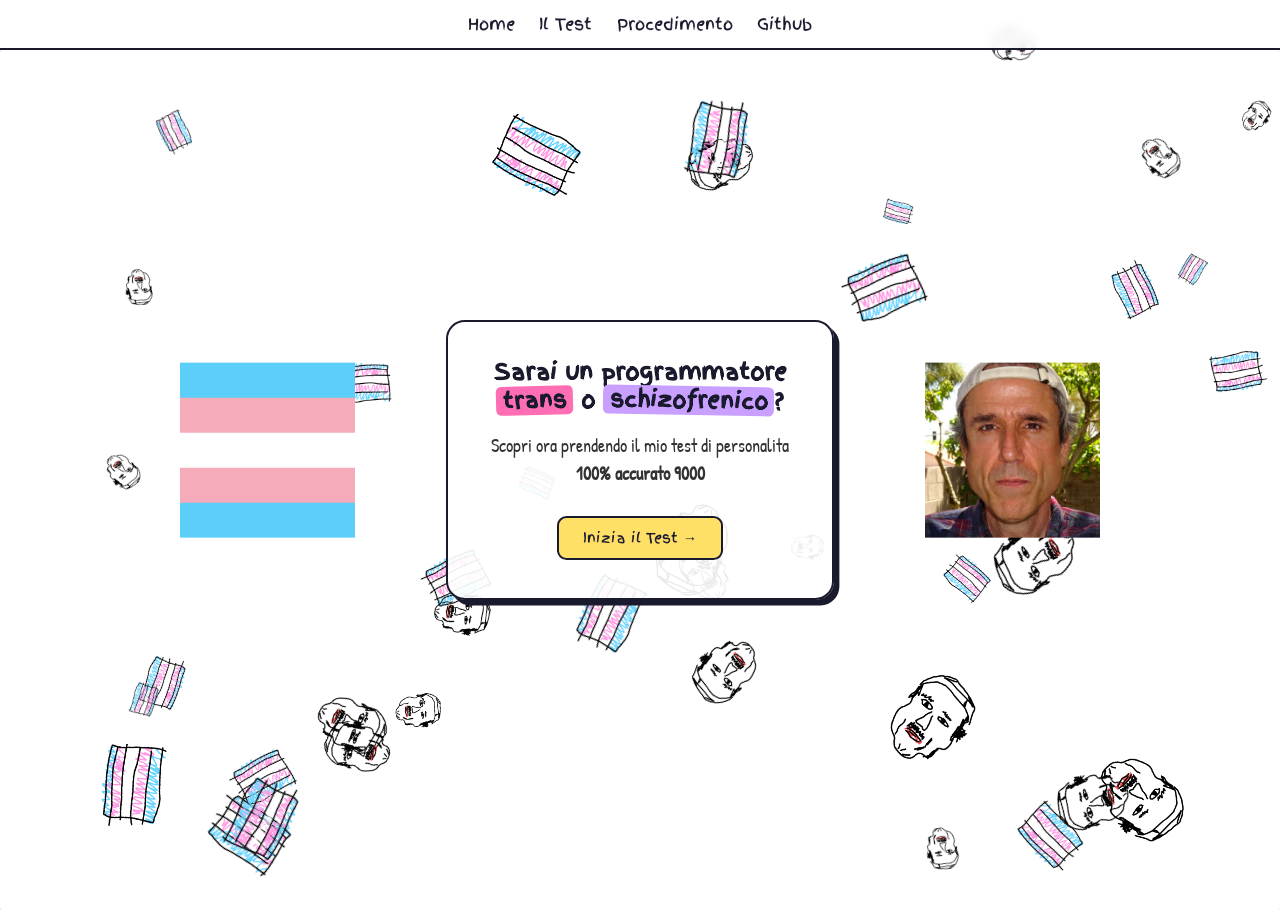
<file: index.html>
<!DOCTYPE html>
<html lang="it">

<head>
    <meta charset="UTF-8" />
    <meta name="viewport" content="width=device-width, initial-scale=1.0" />
    <title>Trans o Schizofrenico?</title>
    <link rel="stylesheet" href="src/css/index.css" />
    <link href="https://fonts.googleapis.com/css2?family=Finger+Paint&family=Patrick+Hand&display=swap"
        rel="stylesheet" />

    <link rel="icon" href="/favicon.ico" type="image/x-icon">
</head>

<body>

    <nav class="navbar">
        <ul class="nav-links">
            <li><a href="index.html">Home</a></li>
            <li><a href="quiz.html">Il Test</a></li>
            <li><a href="result.html">Procedimento</a></li>
            <li><a href="https://github.com/lilu1bland/lilu1bland.github.io">Github</a></li>
        </ul>
    </nav>

    <div class="floaties-container" id="floaties"></div>

    <img src="Public/assets/trans.png" class="side-img left" alt="" />
    <img src="Public/assets/terry.png" class="side-img right" alt="" />

    <main class="hero">
        <div class="doodle-border">
            <h1 class="title">Sarai un programmatore<br><span class="highlight">trans</span> o <span
                    class="highlight2">schizofrenico</span>?</h1>
            <p class="subtitle">Scopri ora prendendo il mio test di personalita<br><strong>100% accurato 9000</strong>
            </p>
            <a href="quiz.html" class="cta-btn">Inizia il Test →</a>
        </div>
        <div class="doodle-corner tl">✦</div>
        <div class="doodle-corner tr">✦</div>
        <div class="doodle-corner bl">✦</div>
        <div class="doodle-corner br">✦</div>
    </main>
    

    <script src="src/js/floaties.js"></script>
</body>

</html>
</file>
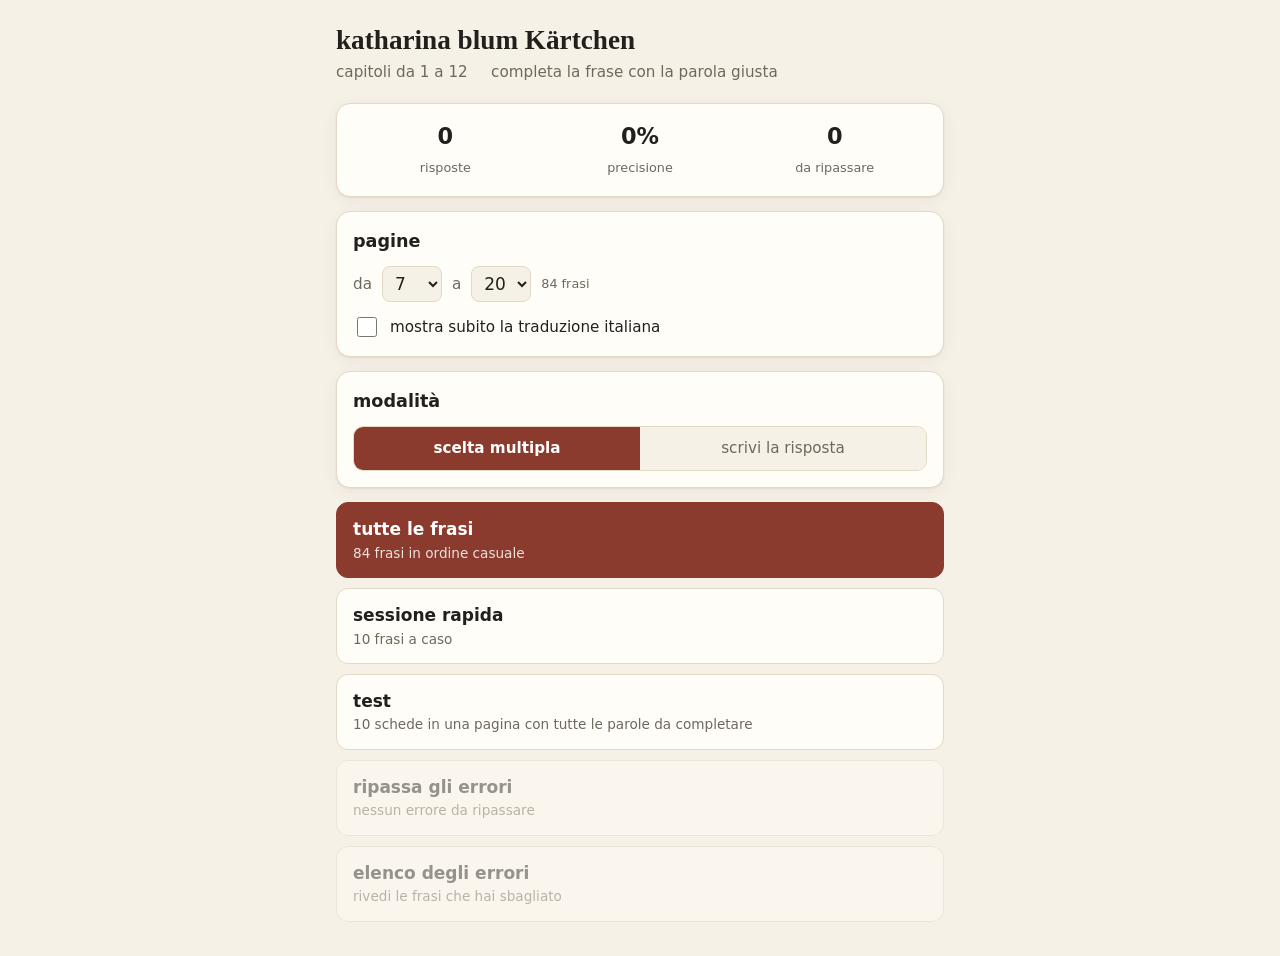
<file: kartchen/index.html>
<!DOCTYPE html>
<html lang="it">
<head>
<meta charset="UTF-8">
<meta name="viewport" content="width=device-width, initial-scale=1, viewport-fit=cover">
<meta name="theme-color" content="#f6f1e7" media="(prefers-color-scheme: light)">
<meta name="theme-color" content="#1b1a17" media="(prefers-color-scheme: dark)">
<title>katharina blum Kärtchen</title>
<link rel="icon" href="data:image/svg+xml,<svg xmlns='http://www.w3.org/2000/svg' viewBox='0 0 100 100'><text y='.9em' font-size='90'>🃏</text></svg>">
<style>
  :root {
    --bg: #f6f1e7;
    --card: #fffdf8;
    --ink: #22201c;
    --muted: #6f685c;
    --line: #e2d9c6;
    --accent: #8a3b2e;
    --accent-ink: #fff;
    --ok: #2f7d4a;
    --ok-bg: #e3f2e7;
    --bad: #b23a2e;
    --bad-bg: #f8e1de;
    --slot: #efe6d3;
    --shadow: 0 1px 2px rgba(60, 40, 10, .06), 0 4px 16px rgba(60, 40, 10, .06);
  }
  @media (prefers-color-scheme: dark) {
    :root {
      --bg: #1b1a17;
      --card: #25231f;
      --ink: #eee8dc;
      --muted: #a39b8c;
      --line: #3a3630;
      --accent: #e08a6f;
      --accent-ink: #1b1a17;
      --ok: #7cc893;
      --ok-bg: #1f3427;
      --bad: #f08a7e;
      --bad-bg: #3d2421;
      --slot: #34302a;
      --shadow: none;
    }
  }
  * { box-sizing: border-box; }
  html { -webkit-text-size-adjust: 100%; }
  body {
    margin: 0;
    background: var(--bg);
    color: var(--ink);
    font: 17px/1.5 system-ui, -apple-system, "Segoe UI", Roboto, sans-serif;
    min-height: 100dvh;
  }
  .wrap {
    max-width: 640px;
    margin: 0 auto;
    padding: max(16px, env(safe-area-inset-top)) 16px max(24px, env(safe-area-inset-bottom));
  }
  h1 { font-family: Georgia, "Times New Roman", serif; font-weight: 600; font-size: 1.7rem; line-height: 1.2; margin: 8px 0 4px; }
  h2 { font-size: 1.1rem; margin: 0 0 12px; }
  .sub { color: var(--muted); margin: 0 0 20px; font-size: .95rem; }
  .panel {
    background: var(--card);
    border: 1px solid var(--line);
    border-radius: 14px;
    padding: 16px;
    margin-bottom: 14px;
    box-shadow: var(--shadow);
  }
  button {
    font: inherit;
    color: inherit;
    cursor: pointer;
    -webkit-tap-highlight-color: transparent;
  }
  .btn {
    display: block;
    width: 100%;
    border: 1px solid var(--line);
    background: var(--card);
    border-radius: 12px;
    padding: 14px 16px;
    text-align: left;
    font-weight: 600;
    margin-bottom: 10px;
    min-height: 52px;
  }
  .btn small { display: block; font-weight: 400; color: var(--muted); font-size: .85rem; }
  .btn.primary { background: var(--accent); color: var(--accent-ink); border-color: var(--accent); }
  .btn.primary small { color: inherit; opacity: .85; }
  .btn:disabled { opacity: .45; cursor: default; }
  .btn:not(:disabled):active { transform: scale(.99); }
  .row { display: flex; gap: 10px; align-items: center; flex-wrap: wrap; }
  .row label { color: var(--muted); font-size: .95rem; }
  select {
    font: inherit;
    color: var(--ink);
    background: var(--bg);
    border: 1px solid var(--line);
    border-radius: 8px;
    padding: 6px 8px;
  }
  .toggle { display: flex; align-items: center; gap: 10px; margin-top: 12px; font-size: .95rem; }
  .toggle input { width: 20px; height: 20px; accent-color: var(--accent); }
  .stats { display: flex; gap: 10px; }
  .stat { flex: 1; text-align: center; }
  .stat b { display: block; font-size: 1.4rem; font-variant-numeric: tabular-nums; }
  .stat span { color: var(--muted); font-size: .8rem; }

  /* Quiz */
  .topbar { display: flex; align-items: center; gap: 12px; margin-bottom: 10px; }
  .icon-btn {
    border: 1px solid var(--line); background: var(--card); border-radius: 10px;
    width: 40px; height: 40px; flex: none; font-size: 1.1rem; line-height: 1;
  }
  .progress { flex: 1; }
  .bar { height: 8px; background: var(--line); border-radius: 99px; overflow: hidden; }
  .bar i { display: block; height: 100%; background: var(--accent); width: 0; transition: width .25s; }
  .meta { display: flex; justify-content: space-between; color: var(--muted); font-size: .85rem; margin-top: 4px; font-variant-numeric: tabular-nums; }
  .meta .ok { color: var(--ok); }
  .meta .bad { color: var(--bad); }
  .sentence {
    font-family: Georgia, "Times New Roman", serif;
    font-size: 1.3rem;
    line-height: 1.65;
    margin: 6px 0 10px;
  }
  .slot {
    display: inline-block;
    min-width: 4.5em;
    padding: 0 .35em;
    border-bottom: 2px solid var(--accent);
    background: var(--slot);
    border-radius: 4px 4px 0 0;
    text-align: center;
    color: transparent;
    line-height: 1.35;
  }
  .slot.filled { color: var(--ok); border-color: var(--ok); background: var(--ok-bg); font-weight: 600; }
  .ref { color: var(--muted); font-size: .8rem; }
  .hint {
    border: 0; background: none; color: var(--accent); padding: 4px 0; font-size: .95rem; text-decoration: underline; text-underline-offset: 3px;
  }
  .it { color: var(--muted); font-size: 1rem; margin-top: 4px; }
  .it b { color: var(--ink); }
  .opts { display: grid; gap: 10px; margin: 14px 0; }
  .opt {
    display: flex; align-items: center; gap: 12px;
    border: 2px solid var(--line); background: var(--card);
    border-radius: 12px; padding: 14px; min-height: 56px;
    text-align: left; font-size: 1.1rem; font-weight: 600;
    transition: background .15s, border-color .15s;
  }
  .opt kbd {
    flex: none; width: 26px; height: 26px; border-radius: 7px; display: grid; place-items: center;
    border: 1px solid var(--line); font: 600 .8rem system-ui, sans-serif; color: var(--muted);
  }
  .opt.correct { border-color: var(--ok); background: var(--ok-bg); color: var(--ok); }
  .opt.wrong { border-color: var(--bad); background: var(--bad-bg); color: var(--bad); }
  .opt.dim { opacity: .5; }
  .opt:disabled { cursor: default; }
  .seg { display: flex; border: 1px solid var(--line); border-radius: 10px; overflow: hidden; margin-top: 12px; }
  .seg button { flex: 1; border: 0; background: var(--bg); padding: 10px 8px; font-size: .95rem; color: var(--muted); }
  .seg button.on { background: var(--accent); color: var(--accent-ink); font-weight: 600; }
  .slot-in {
    font: inherit; color: var(--ink);
    background: var(--slot); border: 0; border-bottom: 2px solid var(--accent); border-radius: 4px 4px 0 0;
    padding: 0 .3em; text-align: center; max-width: 100%; line-height: 1.35;
  }
  .slot-in:focus { outline: 2px solid var(--accent); outline-offset: 1px; }
  .typebox { margin: 14px 0; }
  .keys { display: flex; gap: 8px; margin-bottom: 10px; }
  .keys button {
    flex: 1; min-height: 48px; border: 1px solid var(--line); background: var(--card);
    border-radius: 10px; font-size: 1.2rem; font-weight: 600;
  }
  .keys button:active { background: var(--slot); }

  /* Test */
  .tcard .sentence { font-size: 1.15rem; margin: 4px 0 6px; }
  .tnum { font-weight: 700; color: var(--accent); margin-right: .5em; }
  .slot-in.ok { color: var(--ok); background: var(--ok-bg); border-color: var(--ok); font-weight: 600; }
  .slot-in.bad { color: var(--bad); background: var(--bad-bg); border-color: var(--bad); text-decoration: line-through; }
  .slot-in:disabled { opacity: 1; -webkit-text-fill-color: currentColor; }
  .fix { color: var(--ok); font-weight: 600; margin-left: .3em; }
  .helper { border-top: 1px dashed var(--line); margin-top: 10px; padding-top: 10px; }
  .choices { display: flex; gap: 8px; flex-wrap: wrap; margin: 6px 0 10px; }
  .choices button {
    flex: 1 1 auto; min-height: 44px; border: 1px solid var(--line); border-radius: 10px;
    background: var(--bg); font-weight: 600; padding: 8px 10px;
  }
  .choices button:active { background: var(--slot); }
  .feedback { border-radius: 12px; padding: 12px 14px; font-weight: 600; margin-bottom: 12px; }
  .feedback.ok { background: var(--ok-bg); color: var(--ok); }
  .feedback.bad { background: var(--bad-bg); color: var(--bad); }
  .feedback small { display: block; font-weight: 400; color: var(--ink); margin-top: 2px; }
  .hidden { display: none !important; }
  .sep { display: inline-block; width: .9em; }

  /* Liste */
  .item { padding: 12px 0; border-top: 1px solid var(--line); }
  .item:first-child { border-top: 0; padding-top: 0; }
  .item .de { font-family: Georgia, "Times New Roman", serif; font-size: 1.05rem; }
  .item .de mark { background: var(--ok-bg); color: var(--ok); font-weight: 600; padding: 0 .2em; border-radius: 3px; }
  .item .yours { color: var(--bad); text-decoration: line-through; font-size: .9rem; }
  .item .foot { display: flex; justify-content: space-between; align-items: center; margin-top: 4px; gap: 8px; }
  .link { border: 0; background: none; color: var(--accent); padding: 4px 0; font-size: .9rem; }
  .empty { color: var(--muted); text-align: center; padding: 20px 0; }
  .big { font-size: 2.6rem; font-weight: 700; text-align: center; font-variant-numeric: tabular-nums; margin: 4px 0; }
  .center { text-align: center; }
</style>
</head>
<body>
<div class="wrap">

  <!-- HOME -->
  <section id="home">
    <h1>katharina blum Kärtchen</h1>
    <p class="sub">capitoli da 1 a 12 <span class="sep"></span> completa la frase con la parola giusta</p>

    <div class="panel stats" id="stats"></div>

    <div class="panel">
      <h2>pagine</h2>
      <div class="row">
        <label for="from">da</label><select id="from"></select>
        <label for="to">a</label><select id="to"></select>
        <span class="ref" id="rangeCount"></span>
      </div>
      <label class="toggle"><input type="checkbox" id="showIt"> mostra subito la traduzione italiana</label>
    </div>

    <div class="panel">
      <h2>modalità</h2>
      <div class="seg" id="modeSeg" style="margin-top:0">
        <button data-mode="mc">scelta multipla</button>
        <button data-mode="type">scrivi la risposta</button>
      </div>
    </div>

    <button class="btn primary" id="startAll">tutte le frasi<small id="startAllSub"></small></button>
    <button class="btn" id="startQuick">sessione rapida<small>10 frasi a caso</small></button>
    <button class="btn" id="startTest">test<small>10 schede in una pagina con tutte le parole da completare</small></button>
    <button class="btn" id="startReview">ripassa gli errori<small id="reviewSub"></small></button>
    <button class="btn" id="openList">elenco degli errori<small>rivedi le frasi che hai sbagliato</small></button>
  </section>

  <!-- QUIZ -->
  <section id="quiz" class="hidden">
    <div class="topbar">
      <button class="icon-btn" id="quit" aria-label="esci">✕</button>
      <div class="progress">
        <div class="bar"><i id="barFill"></i></div>
        <div class="meta"><span id="pos"></span><span><span class="ok" id="nOk"></span><span class="sep"></span><span class="bad" id="nBad"></span></span></div>
      </div>
    </div>

    <div class="panel">
      <div class="ref" id="qRef"></div>
      <div class="sentence" id="qSentence"></div>
      <button class="hint" id="hintBtn">mostra traduzione</button>
      <div class="it hidden" id="qIt"></div>
    </div>

    <div class="opts" id="opts"></div>

    <div class="typebox hidden" id="typebox">
      <div class="keys" id="keys">
        <button data-ch="ä">ä</button><button data-ch="ö">ö</button><button data-ch="ü">ü</button>
        <button data-ch="Ä">Ä</button><button data-ch="Ö">Ö</button><button data-ch="Ü">Ü</button>
      </div>
      <button class="btn primary center" id="checkBtn">controlla</button>
    </div>

    <div class="feedback hidden" id="feedback"></div>
    <button class="btn primary center hidden" id="next">avanti</button>
  </section>

  <!-- TEST -->
  <section id="test" class="hidden">
    <div class="topbar">
      <button class="icon-btn" id="testQuit" aria-label="esci">✕</button>
      <h1 style="margin:0;font-size:1.4rem">test</h1>
    </div>
    <p class="sub">scrivi le parole mancanti oppure tocca un campo e scegli tra tre opzioni</p>
    <div class="panel hidden" id="testResult">
      <div class="big" id="tScore"></div>
      <p class="sub center" id="tText" style="margin:0"></p>
    </div>
    <div id="testCards"></div>
    <button class="btn primary center" id="testSubmit">consegna</button>
    <button class="btn primary center hidden" id="testAgain">nuovo test</button>
    <button class="btn center hidden" id="testHome">torna al menu</button>

    <div class="helper hidden" id="tHelper">
      <div class="ref">scegli</div>
      <div class="choices" id="tChoices"></div>
      <div class="keys" id="tKeys">
        <button data-ch="ä">ä</button><button data-ch="ö">ö</button><button data-ch="ü">ü</button>
        <button data-ch="Ä">Ä</button><button data-ch="Ö">Ö</button><button data-ch="Ü">Ü</button>
      </div>
    </div>
  </section>

  <!-- RISULTATI -->
  <section id="results" class="hidden">
    <h1>fatto</h1>
    <div class="panel">
      <div class="big" id="rScore"></div>
      <p class="sub center" id="rText" style="margin:0"></p>
    </div>
    <button class="btn primary" id="retryWrong">ripeti gli errori di questa sessione</button>
    <button class="btn" id="again">nuova sessione</button>
    <button class="btn" id="toHome">torna al menu</button>
    <div class="panel" id="rListWrap">
      <h2>errori di questa sessione</h2>
      <div id="rList"></div>
    </div>
  </section>

  <!-- ELENCO ERRORI -->
  <section id="list" class="hidden">
    <div class="topbar">
      <button class="icon-btn" id="listBack" aria-label="indietro">←</button>
      <h1 style="margin:0;font-size:1.4rem">elenco degli errori</h1>
    </div>
    <p class="sub">una frase sparisce dalla lista quando la indovini di nuovo</p>
    <button class="btn primary" id="listReview">ripassa questi errori</button>
    <div class="panel"><div id="eList"></div></div>
    <button class="btn center" id="clearErr">svuota la lista</button>
  </section>

</div>

<script src="data.js"></script>
<script>
(() => {
  const $ = (id) => document.getElementById(id);
  const SEP = ' … ';

  // ---------- storage ----------
  const store = {
    get(k, d) { try { const v = localStorage.getItem('kb.' + k); return v ? JSON.parse(v) : d; } catch { return d; } },
    set(k, v) { try { localStorage.setItem('kb.' + k, JSON.stringify(v)); } catch {} },
  };
  let errors = store.get('errors', {});   // id -> { n: volte sbagliato, a: ultima risposta }
  let stats = store.get('stats', { done: 0, ok: 0 });
  let showIt = store.get('showIt', false);
  let range = store.get('range', null);
  let mode = store.get('mode', 'mc');      // 'mc' scelta multipla | 'type' scrivi

  // ---------- data ----------
  const byId = Object.fromEntries(ESERCIZI.map(e => [e.id, e]));
  const pageOf = (e) => parseInt(e.p.match(/\d+/)[0], 10);
  const answerOf = (e) => [...e.s.matchAll(/\[([^\]]+)\]/g)].map(m => m[1]).join(SEP);
  const pages = [...new Set(ESERCIZI.map(pageOf))].sort((a, b) => a - b);
  if (!range) range = [pages[0], pages[pages.length - 1]];

  const esc = (s) => s.replace(/[&<>"]/g, c => ({ '&': '&amp;', '<': '&lt;', '>': '&gt;', '"': '&quot;' }[c]));
  const boldMd = (s) => esc(s).replace(/\*\*(.+?)\*\*/g, '<b>$1</b>');
  const shuffle = (a) => { a = a.slice(); for (let i = a.length - 1; i > 0; i--) { const j = Math.floor(Math.random() * (i + 1)); [a[i], a[j]] = [a[j], a[i]]; } return a; };

  // "S. 7, Z. 2" -> "pagina 7 riga 2"
  const refText = (p) => p.replace(/^S\. (\d+), /, 'pagina $1 ').replace(/Z\. (\d+)/, 'riga $1')
    .replace('von unten', 'dal basso').replace('mittel', 'metà');

  // Frase con lacune: mode 'blank' | 'fill' | 'mark'
  function renderSentence(e, mode) {
    return esc(e.s).replace(/\[([^\]]+)\]/g, (_, w) => {
      if (mode === 'mark') return `<mark>${w}</mark>`;
      if (mode === 'input') return `<input class="slot-in" style="width:${Math.max(w.length, 4) + 1.5}ch" autocomplete="off" autocapitalize="off" autocorrect="off" spellcheck="false" enterkeyhint="done" aria-label="risposta">`;
      return `<span class="slot${mode === 'fill' ? ' filled' : ''}">${mode === 'fill' ? w : w.replace(/./g, '·')}</span>`;
    });
  }

  // ---------- screens ----------
  const screens = ['home', 'quiz', 'results', 'list', 'test'];
  function show(id) {
    screens.forEach(s => $(s).classList.toggle('hidden', s !== id));
    window.scrollTo(0, 0);
  }

  function inRange() { return ESERCIZI.filter(e => { const p = pageOf(e); return p >= range[0] && p <= range[1]; }); }

  function renderHome() {
    const errCount = Object.keys(errors).length;
    const pct = stats.done ? Math.round(100 * stats.ok / stats.done) : 0;
    $('stats').innerHTML = `
      <div class="stat"><b>${stats.done}</b><span>risposte</span></div>
      <div class="stat"><b>${pct}%</b><span>precisione</span></div>
      <div class="stat"><b>${errCount}</b><span>da ripassare</span></div>`;
    const opts = pages.map(p => `<option value="${p}">${p}</option>`).join('');
    $('from').innerHTML = opts; $('to').innerHTML = opts;
    $('from').value = range[0]; $('to').value = range[1];
    const n = inRange().length;
    $('rangeCount').textContent = `${n} frasi`;
    $('startAllSub').textContent = `${n} frasi in ordine casuale`;
    $('startAll').disabled = $('startQuick').disabled = $('startTest').disabled = n === 0;
    $('startReview').disabled = errCount === 0;
    $('reviewSub').textContent = errCount ? `${errCount} ${errCount === 1 ? 'frase sbagliata' : 'frasi sbagliate'}` : 'nessun errore da ripassare';
    $('openList').disabled = errCount === 0;
    $('showIt').checked = showIt;
    $('modeSeg').querySelectorAll('button').forEach(b => b.classList.toggle('on', b.dataset.mode === mode));
    show('home');
  }

  function setRange() {
    let a = +$('from').value, b = +$('to').value;
    if (a > b) [a, b] = [b, a];
    range = [a, b]; store.set('range', range); renderHome();
  }
  $('from').onchange = setRange; $('to').onchange = setRange;
  $('showIt').onchange = () => { showIt = $('showIt').checked; store.set('showIt', showIt); };
  $('modeSeg').querySelectorAll('button').forEach(b => b.onclick = () => {
    mode = b.dataset.mode; store.set('mode', mode); renderHome();
  });

  // ---------- quiz ----------
  let S = null; // sessione

  function start(list, kind) {
    if (!list.length) return;
    S = { kind, list: shuffle(list), i: 0, ok: 0, wrong: [], answered: false, timer: null };
    show('quiz');
    renderQ();
  }

  function renderQ() {
    const e = S.list[S.i];
    S.answered = false;
    clearTimeout(S.timer);
    $('barFill').style.width = (100 * S.i / S.list.length) + '%';
    $('pos').textContent = `${S.i + 1} di ${S.list.length}`;
    $('nOk').textContent = `✓ ${S.ok}`;
    $('nBad').textContent = `✗ ${S.wrong.length}`;
    $('qRef').innerHTML = `scheda ${e.n}<span class="sep"></span>${refText(e.p)}`;
    $('qSentence').innerHTML = renderSentence(e, mode === 'type' ? 'input' : 'blank');
    $('qIt').innerHTML = boldMd(e.it);
    $('qIt').classList.toggle('hidden', !showIt);
    $('hintBtn').classList.toggle('hidden', showIt);
    $('feedback').classList.add('hidden');
    $('next').classList.add('hidden');
    $('opts').classList.toggle('hidden', mode === 'type');
    $('typebox').classList.toggle('hidden', mode !== 'type');

    if (mode === 'type') {
      const ins = [...$('qSentence').querySelectorAll('.slot-in')];
      ins.forEach(i => i.onfocus = () => { lastInput = i; });
      lastInput = ins[0];
      ins[0].focus({ preventScroll: true });
      return;
    }

    const ans = answerOf(e);
    S.choices = shuffle([ans, ...e.d]);
    $('opts').innerHTML = S.choices.map((c, k) =>
      `<button class="opt" data-k="${k}"><kbd>${k + 1}</kbd><span>${esc(c)}</span></button>`).join('');
    $('opts').querySelectorAll('.opt').forEach(b => b.onclick = () => answer(+b.dataset.k));
  }

  function answer(k) {
    if (S.answered) return;
    const e = S.list[S.i];
    const ans = answerOf(e);
    const pick = S.choices[k];

    $('opts').querySelectorAll('.opt').forEach((b, j) => {
      b.disabled = true;
      const c = S.choices[j];
      if (c === ans) b.classList.add('correct');
      else if (j === k) b.classList.add('wrong');
      else b.classList.add('dim');
    });
    record(pick === ans, pick, '');
  }

  // Modalità scrivi: maiuscole e ae/oe/ue al posto di ä/ö/ü sono accettati
  let lastInput = null;
  const norm = (s) => s.trim().replace(/\s+/g, ' ').toLowerCase()
    .replace(/ä/g, 'ae').replace(/ö/g, 'oe').replace(/ü/g, 'ue').replace(/ß/g, 'ss');

  function check() {
    if (S.answered) return;
    const e = S.list[S.i];
    const ins = [...$('qSentence').querySelectorAll('.slot-in')];
    const empty = ins.find(i => !i.value.trim());
    if (empty) { empty.focus(); return; }
    const parts = [...e.s.matchAll(/\[([^\]]+)\]/g)].map(m => m[1]);
    const typed = ins.map(i => i.value.trim().replace(/\s+/g, ' '));
    const right = parts.every((p, j) => norm(p) === norm(typed[j]));
    const given = typed.join(SEP);
    const ans = parts.join(SEP);
    const note = right && given !== ans ? `<small>si scrive <b>${esc(ans)}</b></small>` : '';
    record(right, given, right ? note : `<small>hai scritto <b>${esc(given)}</b></small>`);
  }

  function insertChar(ch) {
    const i = lastInput;
    if (!i || i.disabled) return;
    const a = i.selectionStart ?? i.value.length, b = i.selectionEnd ?? a;
    i.value = i.value.slice(0, a) + ch + i.value.slice(b);
    i.focus();
    i.setSelectionRange(a + ch.length, a + ch.length);
  }

  function record(right, given, extra) {
    S.answered = true;
    const e = S.list[S.i];
    const ans = answerOf(e);
    const pick = given;
    $('typebox').classList.add('hidden');
    $('qSentence').innerHTML = renderSentence(e, 'fill');
    $('qIt').classList.remove('hidden');
    $('hintBtn').classList.add('hidden');

    stats.done++;
    if (right) {
      stats.ok++; S.ok++;
      delete errors[e.id];
    } else {
      S.wrong.push({ id: e.id, a: pick });
      errors[e.id] = { n: (errors[e.id]?.n || 0) + 1, a: pick };
    }
    store.set('stats', stats); store.set('errors', errors);

    const fb = $('feedback');
    fb.className = 'feedback ' + (right ? 'ok' : 'bad');
    fb.innerHTML = right
      ? `giusto ${extra}<small>parola <b>${esc(e.w)}</b></small>`
      : `sbagliato la risposta giusta è <b>${esc(ans)}</b> ${extra}<small>parola <b>${esc(e.w)}</b></small>`;
    $('nOk').textContent = `✓ ${S.ok}`;
    $('nBad').textContent = `✗ ${S.wrong.length}`;
    $('next').classList.remove('hidden');
    if (right) S.timer = setTimeout(next, 1400);
    else $('next').focus({ preventScroll: true });
  }

  function next() {
    if (!S.answered) return;
    clearTimeout(S.timer);
    S.i++;
    if (S.i >= S.list.length) return finish();
    renderQ();
  }

  function finish() {
    const n = S.list.length;
    $('rScore').textContent = `${S.ok} su ${n}`;
    const pct = Math.round(100 * S.ok / n);
    $('rText').textContent = pct === 100 ? 'perfetto nessun errore' : pct >= 80 ? `${pct}% ottimo lavoro` : pct >= 50 ? `${pct}% ci sei quasi` : `${pct}% ripassa gli errori qui sotto`;
    $('retryWrong').classList.toggle('hidden', !S.wrong.length);
    $('rListWrap').classList.toggle('hidden', !S.wrong.length);
    $('rList').innerHTML = S.wrong.map(w => itemHtml(byId[w.id], w.a, null)).join('');
    show('results');
  }

  function itemHtml(e, yours, count) {
    return `<div class="item">
      <div class="de">${renderSentence(e, 'mark')}</div>
      ${yours ? `<div class="yours">${esc(yours)}</div>` : ''}
      <div class="it">${boldMd(e.it)}</div>
      <div class="foot"><span class="ref">${esc(e.w)}<span class="sep"></span>${refText(e.p)}${count ? `<span class="sep"></span>sbagliata ${count} ${count === 1 ? 'volta' : 'volte'}` : ''}</span>
      ${count ? `<button class="link" data-rm="${e.id}">rimuovi</button>` : ''}</div>
    </div>`;
  }

  // ---------- elenco errori ----------
  function renderList() {
    const ids = Object.keys(errors).filter(id => byId[id])
      .sort((a, b) => errors[b].n - errors[a].n || byId[a].n - byId[b].n);
    $('eList').innerHTML = ids.length
      ? ids.map(id => itemHtml(byId[id], errors[id].a, errors[id].n)).join('')
      : '<div class="empty">nessun errore bravo</div>';
    $('listReview').disabled = $('clearErr').disabled = !ids.length;
    $('eList').querySelectorAll('[data-rm]').forEach(b => b.onclick = () => {
      delete errors[b.dataset.rm]; store.set('errors', errors); renderList();
    });
    show('list');
  }

  const errorList = () => Object.keys(errors).map(id => byId[id]).filter(Boolean);

  // ---------- eventi ----------
  $('startAll').onclick = () => start(inRange(), 'all');
  $('startQuick').onclick = () => start(shuffle(inRange()).slice(0, 10), 'quick');
  $('startReview').onclick = () => start(errorList(), 'review');
  $('openList').onclick = renderList;
  $('listBack').onclick = renderHome;
  $('listReview').onclick = () => start(errorList(), 'review');
  $('clearErr').onclick = () => {
    if (confirm('vuoi davvero svuotare la lista degli errori')) { errors = {}; store.set('errors', errors); renderList(); }
  };
  $('hintBtn').onclick = () => { $('qIt').classList.remove('hidden'); $('hintBtn').classList.add('hidden'); };
  $('next').onclick = next;
  $('checkBtn').onclick = check;
  // mousedown preventDefault: il campo resta attivo e la tastiera del telefono non si chiude
  $('keys').querySelectorAll('button').forEach(b => {
    b.onmousedown = (ev) => ev.preventDefault();
    b.onclick = () => insertChar(b.dataset.ch);
  });
  $('quit').onclick = () => { clearTimeout(S.timer); S.i > 0 || S.answered ? finishEarly() : renderHome(); };
  function finishEarly() { if (S.answered) S.i++; S.list = S.list.slice(0, S.i); S.list.length ? finish() : renderHome(); }
  $('retryWrong').onclick = () => start(S.wrong.map(w => byId[w.id]), 'retry');
  $('again').onclick = () => start(S.kind === 'quick' ? shuffle(inRange()).slice(0, 10) : S.kind === 'review' ? errorList() : inRange(), S.kind);
  $('toHome').onclick = renderHome;

  document.addEventListener('keydown', (ev) => {
    if ($('quiz').classList.contains('hidden') || ev.ctrlKey || ev.metaKey || ev.altKey) return;
    if (!S.answered && mode === 'type') { if (ev.key === 'Enter') { ev.preventDefault(); check(); } }
    else if (!S.answered && ['1', '2', '3'].includes(ev.key)) answer(+ev.key - 1);
    else if (S.answered && (ev.key === 'Enter' || ev.key === ' ')) { ev.preventDefault(); next(); }
  });

  // ---------- test: 10 schede, tutte le parole in lacuna ----------
  let T = null;

  // Unisce gli esercizi di una scheda: una frase con tutte le lacune
  function buildCard(exs) {
    const blanks = [];
    exs.forEach(ex => {
      const re = /\[([^\]]+)\]/g;
      let m, last = 0, pos = 0, part = 0;
      while ((m = re.exec(ex.s))) {
        pos += m.index - last;
        const ds = ex.d.map(d => d.split(SEP)[part] ?? d);
        blanks.push({ ex, text: m[1], start: pos, end: pos + m[1].length, choices: shuffle([...new Set([m[1], ...ds])]) });
        pos += m[1].length; part++;
        last = m.index + m[0].length;
      }
    });
    blanks.sort((a, b) => a.start - b.start);
    return { n: exs[0].n, p: exs[0].p, it: exs[0].it, plain: exs[0].s.replace(/[\[\]]/g, ''), exs, blanks };
  }

  function startTest() {
    const groups = {};
    inRange().forEach(e => (groups[e.n] ||= []).push(e));
    const cards = shuffle(Object.values(groups)).slice(0, 10).map(buildCard);
    if (!cards.length) return;
    $('test').appendChild($('tHelper'));  // riportalo fuori prima di riscrivere le schede
    T = { cards, done: false, input: null };
    let k = 0;
    $('testCards').innerHTML = cards.map((c, ci) => {
      let html = '', pos = 0;
      c.blanks.forEach(b => {
        b.k = k++;
        html += esc(c.plain.slice(pos, b.start)) +
          `<input class="slot-in" data-k="${b.k}" style="width:${Math.max(b.text.length, 4) + 1.5}ch" autocomplete="off" autocapitalize="off" autocorrect="off" spellcheck="false" enterkeyhint="next" aria-label="risposta"><span class="fix"></span>`;
        pos = b.end;
      });
      html += esc(c.plain.slice(pos));
      return `<div class="panel tcard" data-c="${ci}">
        <div class="ref"><span class="tnum">${ci + 1}</span>scheda ${c.n}<span class="sep"></span>${refText(c.p)}</div>
        <div class="sentence">${html}</div>
        <div class="it">${boldMd(c.it)}</div>
      </div>`;
    }).join('');
    T.blanks = cards.flatMap(c => c.blanks);
    T.inputs = [...$('testCards').querySelectorAll('.slot-in')];
    T.inputs.forEach(inp => {
      inp.onfocus = () => showHelper(inp);
      inp.onkeydown = (ev) => { if (ev.key === 'Enter') { ev.preventDefault(); focusNext(inp); } };
    });
    $('tHelper').classList.add('hidden');
    $('testResult').classList.add('hidden');
    $('testSubmit').classList.remove('hidden');
    $('testAgain').classList.add('hidden');
    $('testHome').classList.add('hidden');
    show('test');
  }

  // Il pannello con le 3 opzioni e le dieresi si sposta sotto la scheda del campo attivo
  function showHelper(inp) {
    if (T.done) return;
    T.input = inp;
    const b = T.blanks[+inp.dataset.k];
    $('tChoices').innerHTML = b.choices.map(c => `<button>${esc(c)}</button>`).join('');
    $('tChoices').querySelectorAll('button').forEach((btn, j) => {
      btn.onmousedown = (ev) => ev.preventDefault();
      btn.onclick = () => { inp.value = b.choices[j]; focusNext(inp); };
    });
    inp.closest('.tcard').appendChild($('tHelper'));
    $('tHelper').classList.remove('hidden');
  }

  function focusNext(inp) {
    const i = T.inputs.indexOf(inp);
    const nxt = T.inputs.slice(i + 1).find(x => !x.value.trim()) || T.inputs.find(x => !x.value.trim());
    if (nxt && nxt !== inp) nxt.focus();
    else { inp.blur(); $('tHelper').classList.add('hidden'); }
  }

  $('tKeys').querySelectorAll('button').forEach(b => {
    b.onmousedown = (ev) => ev.preventDefault();
    b.onclick = () => {
      const i = T.input;
      if (!i || i.disabled) return;
      const a = i.selectionStart ?? i.value.length, z = i.selectionEnd ?? a;
      i.value = i.value.slice(0, a) + b.dataset.ch + i.value.slice(z);
      i.focus();
      i.setSelectionRange(a + 1, a + 1);
    };
  });

  function submitTest() {
    if (T.done) return;
    const empty = T.inputs.filter(i => !i.value.trim()).length;
    if (empty && !confirm(`${empty} ${empty === 1 ? 'campo è vuoto' : 'campi sono vuoti'} consegnare comunque`)) return;
    T.done = true;
    $('tHelper').classList.add('hidden');
    let okWords = 0;
    const exOk = new Map();
    T.blanks.forEach((b, k) => {
      const inp = T.inputs[k];
      const val = inp.value.trim().replace(/\s+/g, ' ');
      const right = !!val && norm(val) === norm(b.text);
      b.given = val;
      inp.disabled = true;
      inp.classList.add(right ? 'ok' : 'bad');
      if (!val) inp.value = '';
      if (right) okWords++;
      else inp.nextElementSibling.textContent = b.text;
      exOk.set(b.ex, (exOk.get(b.ex) ?? true) && right);
    });
    exOk.forEach((right, ex) => {
      stats.done++;
      if (right) { stats.ok++; delete errors[ex.id]; }
      else {
        const given = T.blanks.filter(b => b.ex === ex).map(b => b.given || '').join(SEP);
        errors[ex.id] = { n: (errors[ex.id]?.n || 0) + 1, a: given.replace(/^ … | … $/g, '') };
      }
    });
    store.set('stats', stats); store.set('errors', errors);
    const n = T.blanks.length, pct = Math.round(100 * okWords / n);
    $('tScore').textContent = `${okWords} su ${n}`;
    $('tText').textContent = pct === 100 ? 'perfetto tutte le parole giuste' : `${pct}% delle parole giuste`;
    $('testResult').classList.remove('hidden');
    $('testSubmit').classList.add('hidden');
    $('testAgain').classList.remove('hidden');
    $('testHome').classList.remove('hidden');
    window.scrollTo(0, 0);
  }

  $('startTest').onclick = startTest;
  $('testSubmit').onclick = submitTest;
  $('testAgain').onclick = startTest;
  $('testHome').onclick = renderHome;
  $('testQuit').onclick = () => {
    if (T.done || !T.inputs.some(i => i.value.trim()) || confirm('vuoi uscire dal test')) renderHome();
  };

  renderHome();
})();
</script>
</body>
</html>
</file>
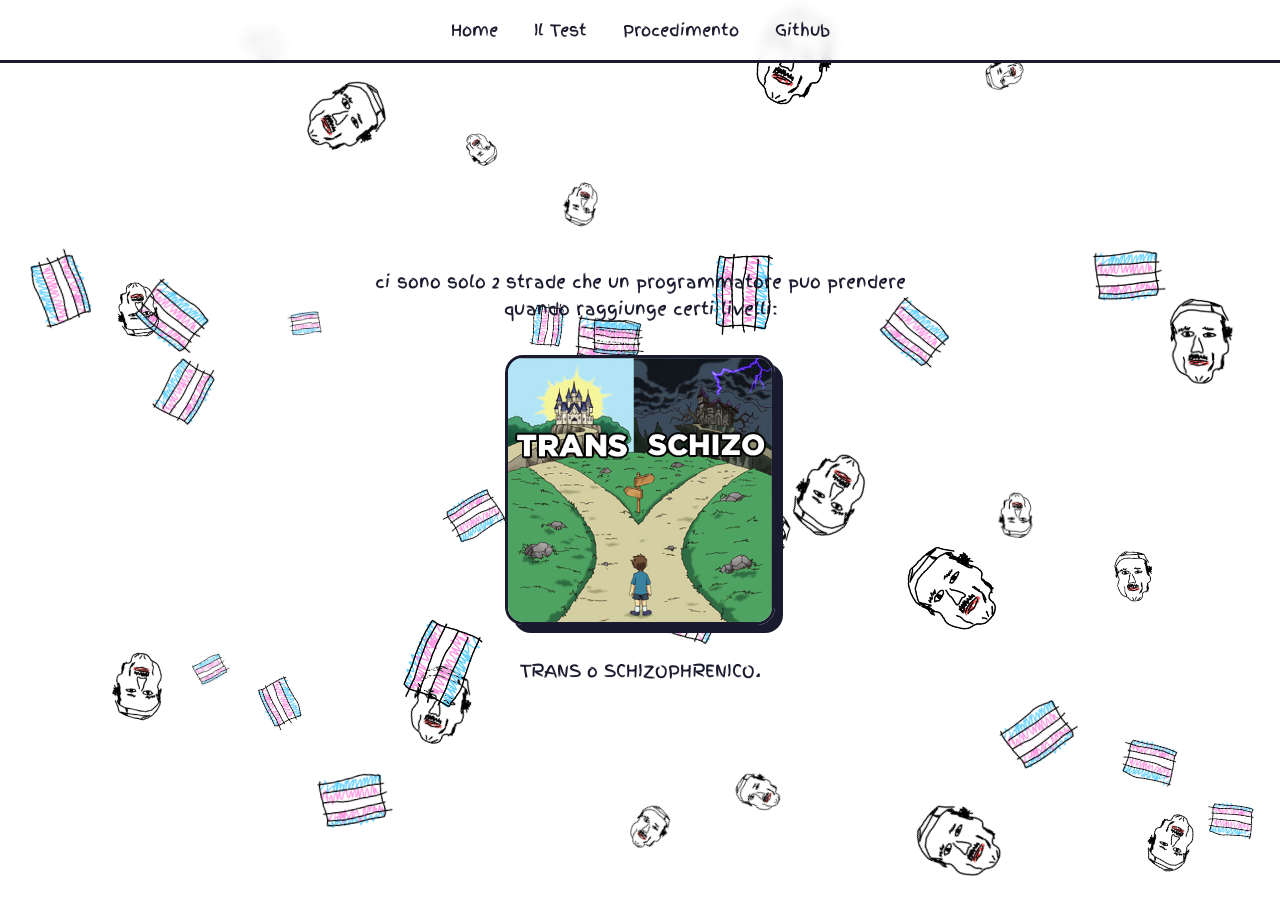
<file: quiz.html>
<!DOCTYPE html>
<html lang="it">

<head>
    <meta charset="UTF-8" />
    <meta name="viewport" content="width=device-width, initial-scale=1.0" />
    <title>Il Test</title>
    <link rel="stylesheet" href="src/css/quiz.css" />
    <link href="https://fonts.googleapis.com/css2?family=Finger+Paint&family=Patrick+Hand&display=swap"
        rel="stylesheet" />

    <link rel="icon" href="/favicon.ico" type="image/x-icon">
</head>

<body>

    <nav class="navbar">
        <ul class="nav-links">
            <li><a href="index.html">Home</a></li>
            <li><a href="quiz.html">Il Test</a></li>
            <li><a href="result.html">Procedimento</a></li>
            <li><a href="https://github.com/lilu1bland/lilu1bland.github.io">Github</a></li>
        </ul>
    </nav>

    <main class="cutscene" id="cutscene">
        <div class="scene" id="scene1">
            <p class="line1">ci sono solo 2 strade che un programmatore puo prendere<br>quando raggiunge certi livelli:</p>
            <img src="Public/assets/intro_img.png" class="intro-img" alt="" />
            <p class="line1">TRANS o SCHIZOPHRENICO.</p>
        </div>
        <div class="scene hidden" id="scene2">
            <p class="line2">per fortuna, ho inventato un algoritmo super duper avanzato che salva le vite di giovani programmatori</p>
        </div>
        <div class="scene hidden" id="scene3">
            <p class="line3">grazie alla MIA technologia, posso dire la tua sorte prima che questo ti si accade. il tuo risultato sara determinato dal ipercubo™.</p>
            <img src="Public/assets/hypercube.gif" class="hypercube-img" alt="" />
            <a href="#" class="cta-btn" id="startBtn">prova il test ora</a>
        </div>

        <div class="scene hidden" id="questionScene">
            <div class="question-box">
                <p class="question-number" id="questionNumber"></p>
                <p class="question-text" id="questionText"></p>
                <div class="answers-grid" id="answersGrid"></div>
            </div>
        </div>

        <div class="scene hidden" id="resultScene">
            <p class="result-title">I TUOI RISULTATI:</p>
            <img src="Public/assets/hypercube.gif" class="hypercube-img" alt="" />
            <p class="result-verdict" id="resultVerdict"></p>
            <div class="score-bar-container">
                <div class="score-bar-labels">
                    <span>trans (-10)</span>
                    <span>schizo (10)</span>
                </div>
                <div class="score-bar-track">
                    <div class="score-bar-fill" id="scoreBarFill"></div>
                    <div class="score-bar-marker" id="scoreBarMarker"></div>
                </div>
            </div>
            <div class="answers-log" id="answersLog"></div>
        </div>
    </main>

    <script src="src/js/cutscene.js"></script>
    <script src="src/js/quiz.js"></script>

    <div class="floaties-container" id="floaties"></div>
    <script src="src/js/floaties.js"></script>
</body>

</html>
</file>
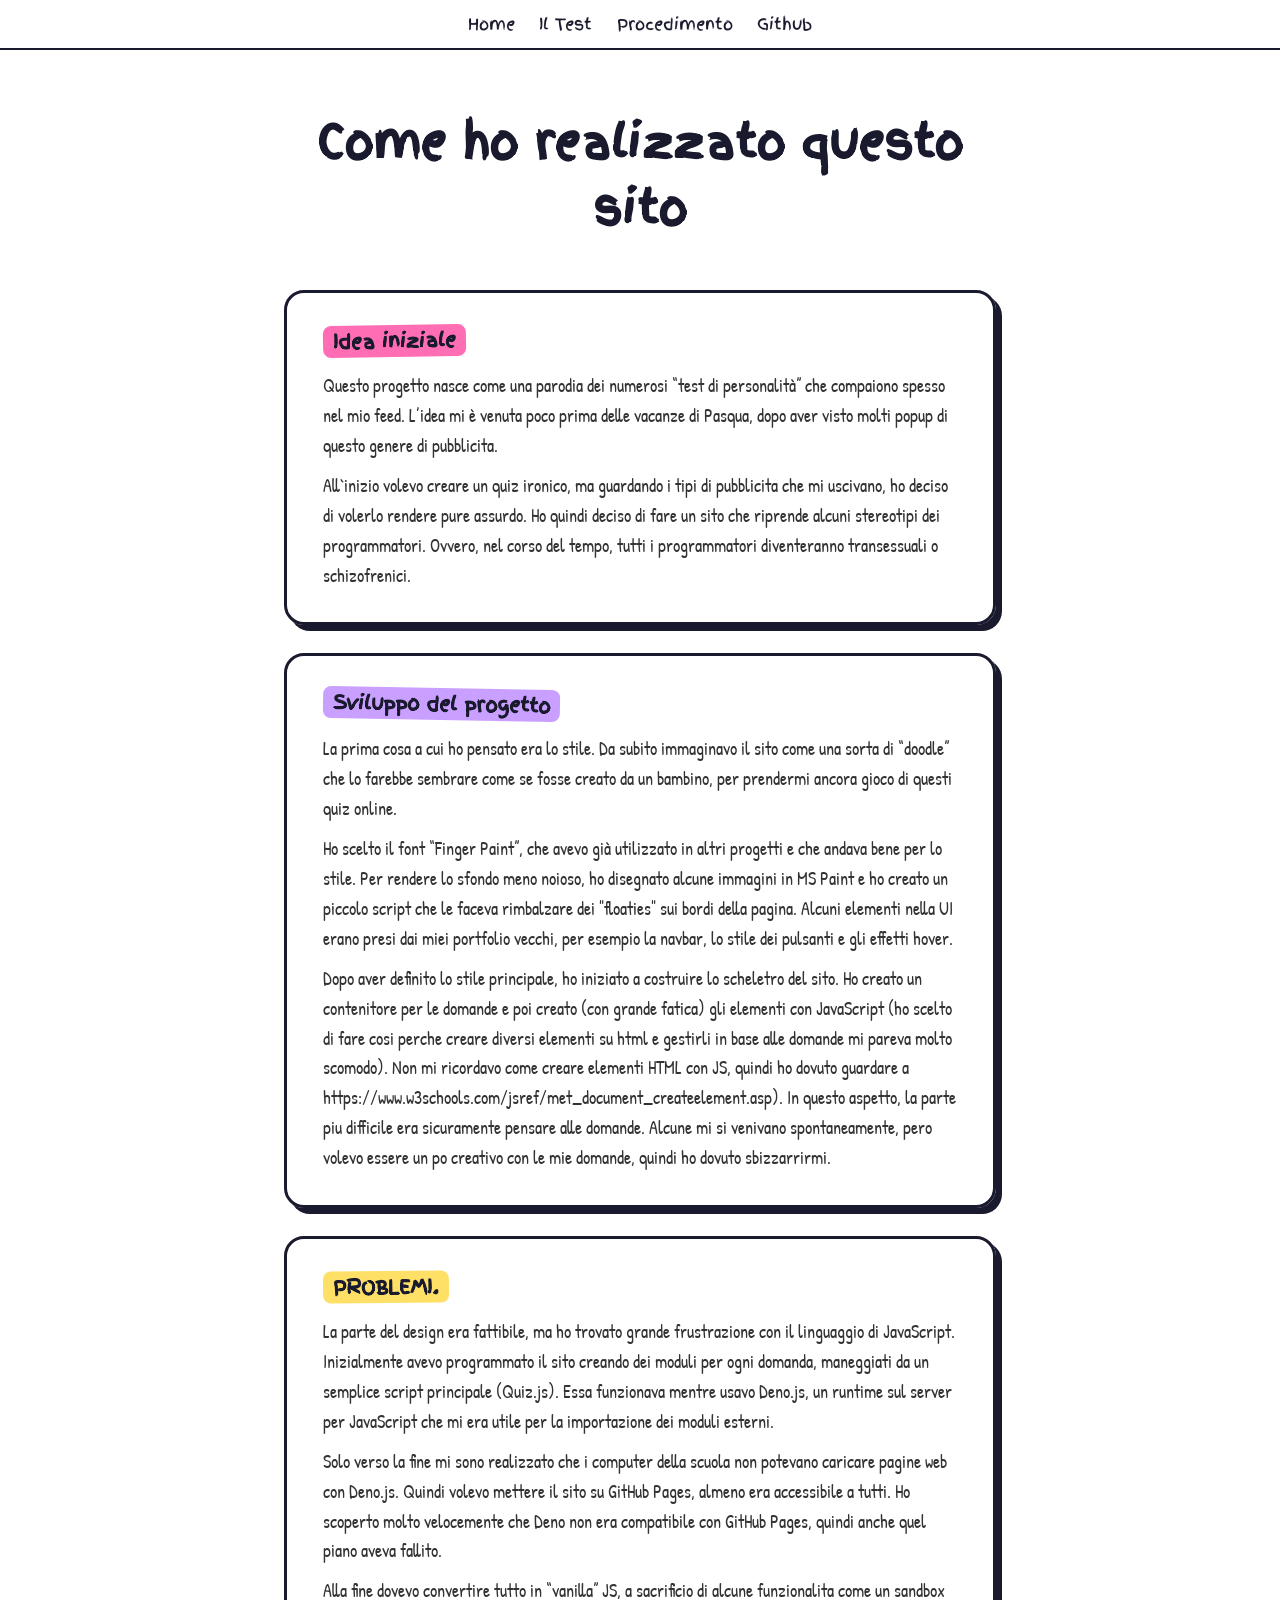
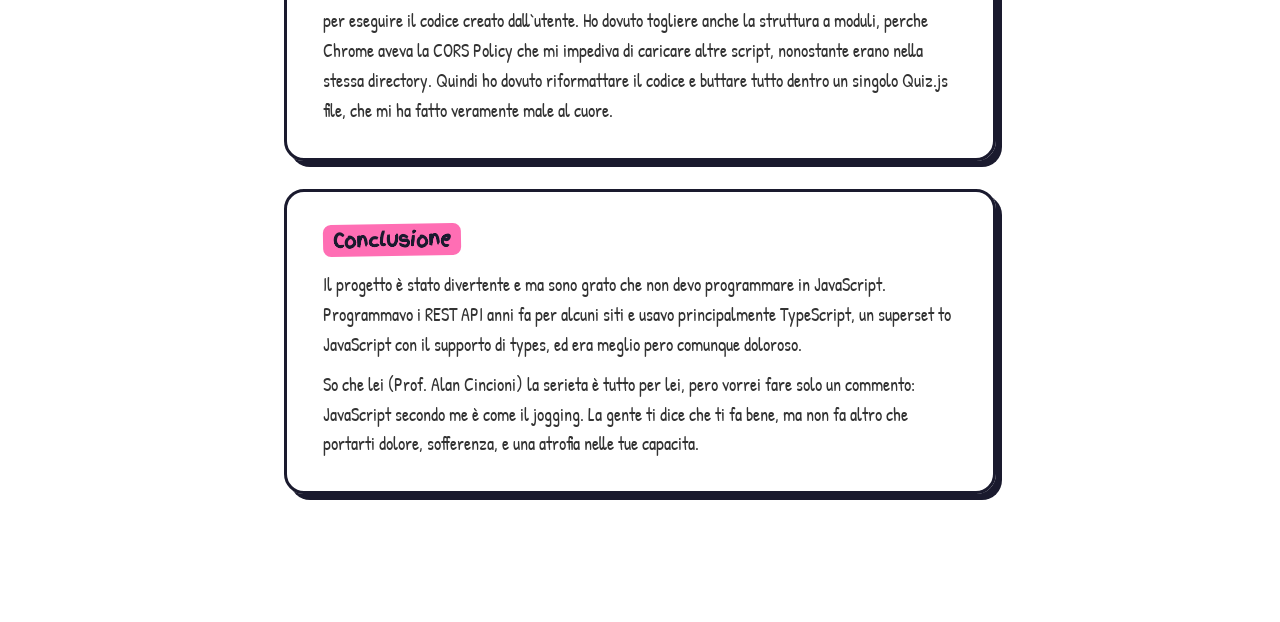
<file: result.html>
<!DOCTYPE html>
<html lang="it">

<head>
    <meta charset="UTF-8" />
    <meta name="viewport" content="width=device-width, initial-scale=1.0" />
    <title>Procedimento</title>
    <link rel="stylesheet" href="src/css/index.css" />
    <link href="https://fonts.googleapis.com/css2?family=Finger+Paint&family=Patrick+Hand&display=swap" rel="stylesheet" />
    <link rel="icon" href="/favicon.ico" type="image/x-icon">

    <style>

        .proc-wrapper {
            position: relative;
            z-index: 1;
            max-width: 760px;
            margin: 0 auto;
            padding: 60px 24px 100px;
        }

        .proc-title {
            font-family: 'Finger Paint', cursive;
            font-size: clamp(1.8rem, 4vw, 2.8rem);
            margin-bottom: 48px;
            text-align: center;
        }

        .proc-section {
            background: rgba(255,255,255,0.92);
            border: 3px solid var(--ink);
            border-radius: 20px;
            padding: 32px 36px;
            margin-bottom: 28px;
            box-shadow: 6px 6px 0px var(--ink);
        }

        .proc-section h2 {
            font-family: 'Finger Paint', cursive;
            font-size: 1.2rem;
            margin-bottom: 14px;
            background: var(--pink);
            display: inline-block;
            padding: 2px 10px;
            border-radius: 8px;
            transform: rotate(-1deg);
        }

        .proc-section h2.lav {
            background: var(--lavender);
            transform: rotate(1deg);
        }

        .proc-section h2.yel {
            background: var(--yellow);
            transform: rotate(-0.5deg);
        }

        .proc-section p {
            font-size: 1.1rem;
            line-height: 1.7;
            color: #333;
            margin-bottom: 10px;
        }

        .proc-section p:last-child {
            margin-bottom: 0;
        }
    </style>
</head>

<body>

    <nav class="navbar">
        <ul class="nav-links">
            <li><a href="index.html">Home</a></li>
            <li><a href="quiz.html">Il Test</a></li>
            <li><a href="result.html">Procedimento</a></li>
            <li><a href="https://github.com/lilu1bland/lilu1bland.github.io">Github</a></li>
        </ul>
    </nav>

    <main class="proc-wrapper">
        <h1 class="proc-title">Come ho realizzato questo sito</h1>

        <div class="proc-section">
            <h2>Idea iniziale</h2>

            <p>Questo progetto nasce come una parodia dei numerosi “test di personalità” che compaiono spesso nel mio feed. L’idea mi è venuta poco prima delle vacanze di Pasqua, dopo aver visto molti popup di questo genere di pubblicita.</p>

            <p>All`inizio volevo creare un quiz ironico, ma guardando i tipi di pubblicita che mi uscivano, ho deciso di volerlo rendere pure assurdo. Ho quindi deciso di fare un sito che riprende alcuni stereotipi dei programmatori. Ovvero, nel corso del tempo, tutti i programmatori diventeranno transessuali o schizofrenici.</p>
        </div>

        <div class="proc-section">
            <h2 class="lav">Sviluppo del progetto</h2>

            <p>La prima cosa a cui ho pensato era lo stile. Da subito immaginavo il sito come una sorta di “doodle” che lo farebbe sembrare come se fosse creato da un bambino, per prendermi ancora gioco di questi quiz online.</p>

            <p>Ho scelto il font “Finger Paint”, che avevo già utilizzato in altri progetti e che andava bene per lo stile. Per rendere lo sfondo meno noioso, ho disegnato alcune immagini in MS Paint e ho creato un piccolo script che le faceva rimbalzare dei "floaties" sui bordi della pagina. Alcuni elementi nella UI erano presi dai miei portfolio vecchi, per esempio la navbar, lo stile dei pulsanti e gli effetti hover.</p>

            <p>Dopo aver definito lo stile principale, ho iniziato a costruire lo scheletro del sito. Ho creato un contenitore per le domande e poi creato (con grande fatica) gli elementi con JavaScript (ho scelto di fare cosi perche creare diversi elementi su html e gestirli in base alle domande mi pareva molto scomodo). Non mi ricordavo come creare elementi HTML con JS, quindi ho dovuto guardare a https://www.w3schools.com/jsref/met_document_createelement.asp). In questo aspetto, la parte piu difficile era sicuramente pensare alle domande. Alcune mi si venivano spontaneamente, pero volevo essere un po creativo con le mie domande, quindi ho dovuto sbizzarrirmi.</p>
        </div>

        <div class="proc-section">
            <h2 class="yel">PROBLEMI.</h2>

            <p>La parte del design era fattibile, ma ho trovato grande frustrazione con il linguaggio di JavaScript. Inizialmente avevo programmato il sito creando dei moduli per ogni domanda, maneggiati da un semplice script principale (Quiz.js). Essa funzionava mentre usavo Deno.js, un runtime sul server per JavaScript che mi era utile per la importazione dei moduli esterni.</p>

            <p>Solo verso la fine mi sono realizzato che i computer della scuola non potevano caricare pagine web con Deno.js. Quindi volevo mettere il sito su GitHub Pages, almeno era accessibile a tutti. Ho scoperto molto velocemente che Deno non era compatibile con GitHub Pages, quindi anche quel piano aveva fallito.</p>

            <p>Alla fine dovevo convertire tutto in “vanilla” JS, a sacrificio di alcune funzionalita come un sandbox per eseguire il codice creato dall`utente. Ho dovuto togliere anche la struttura a moduli, perche Chrome aveva la CORS Policy che mi impediva di caricare altre script, nonostante erano nella stessa directory. Quindi ho dovuto riformattare il codice e buttare tutto dentro un singolo Quiz.js file, che mi ha fatto veramente male al cuore.</p>
        </div>

        <div class="proc-section">
            <h2>Conclusione</h2>

            <p>Il progetto è stato divertente e ma sono grato che non devo programmare in JavaScript. Programmavo i REST API anni fa per alcuni siti e usavo principalmente TypeScript, un superset to JavaScript con il supporto di types, ed era meglio pero comunque doloroso.</p>

            <p>So che lei (Prof. Alan Cincioni) la serieta è tutto per lei, pero vorrei fare solo un commento: JavaScript secondo me è come il jogging. La gente ti dice che ti fa bene, ma non fa altro che portarti dolore, sofferenza, e una atrofia nelle tue capacita.</p>
        </div>

    </main>

</body>

</html>
</file>
<file: src/css/index.css>
@import url('https://fonts.googleapis.com/css2?family=Finger+Paint&family=Patrick+Hand&display=swap');

* {
  margin: 0;
  padding: 0;
  box-sizing: border-box;
}

:root {
  --pink: #ff6eb4;
  --lavender: #c9a0ff;
  --yellow: #ffe066;
  --bg: #ffffff;
  --ink: #1a1a2e;
  --border: clamp(1.5px, 0.16vw, 3px) solid var(--ink);
  --s: clamp(0.4, 1vw / 19.05, 1);
}

body {
  background-color: var(--bg);
  font-family: 'Patrick Hand', cursive;
  color: var(--ink);
  overflow-x: hidden;
  min-height: 100vh;
  background-image:
    radial-gradient(circle, #f0e6ff 1px, transparent 1px),
    radial-gradient(circle, #ffe0f0 1px, transparent 1px);
  background-size:
    calc(40px * (100vw / 1905)) calc(40px * (100vw / 1905)),
    calc(70px * (100vw / 1905)) calc(70px * (100vw / 1905));
  background-position: 0 0, calc(20px * (100vw / 1905)) calc(20px * (100vw / 1905));
}

.navbar {
  display: flex;
  align-items: center;
  justify-content: center;
  gap: clamp(12px, 2.52vw, 48px);
  padding: clamp(8px, 0.94vw, 18px) clamp(16px, 2.52vw, 48px);
  border-bottom: var(--border);
  background: rgba(255,255,255,0.85);
  backdrop-filter: blur(6px);
  position: sticky;
  top: 0;
  z-index: 100;
}

.nav-logo {
  font-size: clamp(1rem, 1.05vw, 2rem);
  animation: wobble 2.5s ease-in-out infinite;
}

@keyframes wobble {
  0%, 100% { transform: rotate(-8deg); }
  50% { transform: rotate(8deg); }
}

.nav-links {
  list-style: none;
  display: flex;
  gap: clamp(12px, 1.89vw, 36px);
}

.nav-links a {
  font-family: 'Finger Paint', cursive;
  font-size: clamp(1rem, 1.1vw, 1.6rem);
  color: var(--ink);
  text-decoration: none;
  position: relative;
  padding-bottom: clamp(1px, 0.16vw, 3px);
}

.nav-links a::after {
  content: '';
  position: absolute;
  bottom: 0;
  left: 0;
  width: 0%;
  height: clamp(1.5px, 0.16vw, 3px);
  background: var(--pink);
  border-radius: 2px;
  transition: width 0.25s ease;
}

.nav-links a:hover::after {
  width: 100%;
}

.floaties-container {
  position: fixed;
  inset: 0;
  pointer-events: none;
  z-index: 0;
  overflow: hidden;
}

.floatie {
  position: absolute;
  width: clamp(20px, 2.94vw, 56px);
  height: clamp(20px, 2.94vw, 56px);
  object-fit: contain;
  opacity: 0.75;
  animation: floatMove var(--dur) ease-in-out infinite, spinSlow var(--spin) linear infinite;
}

@keyframes floatMove {
  0%   { transform: translateY(0px) translateX(0px); }
  25%  { transform: translateY(clamp(-8px, -0.94vw, -18px)) translateX(clamp(4px, 0.52vw, 10px)); }
  50%  { transform: translateY(clamp(-4px, -0.42vw, -8px)) translateX(clamp(-5px, -0.63vw, -12px)); }
  75%  { transform: translateY(clamp(-10px, -1.15vw, -22px)) translateX(clamp(3px, 0.31vw, 6px)); }
  100% { transform: translateY(0px) translateX(0px); }
}

@keyframes spinSlow {
  from { transform: rotate(0deg); }
  to   { transform: rotate(360deg); }
}

.hero {
  position: relative;
  z-index: 1;
  display: flex;
  align-items: center;
  justify-content: center;
  min-height: calc(100vh - clamp(36px, 4.5vh, 74px));
  padding: clamp(24px, 3.15vw, 60px) clamp(12px, 1.26vw, 24px) clamp(48px, 6.3vw, 120px);
}

.doodle-border {
  background: rgba(255,255,255,0.92);
  border: clamp(2px, 0.21vw, 4px) solid var(--ink);
  border-radius: clamp(12px, 1.47vw, 28px);
  padding: clamp(24px, 2.94vw, 56px) clamp(28px, 3.36vw, 64px);
  text-align: center;
  max-width: clamp(400px, 47.2vw, 900px);
  position: relative;
  box-shadow: clamp(3px, 0.42vw, 8px) clamp(3px, 0.42vw, 8px) 0px var(--ink);
}

.title {
  font-family: 'Finger Paint', cursive;
  font-size: clamp(1.1rem, 1.68vw, 3.2rem);
  line-height: 1.25;
  margin-bottom: clamp(10px, 1.26vw, 24px);
}

.highlight {
  background: var(--pink);
  padding: clamp(1px, 0.1vw, 2px) clamp(4px, 0.52vw, 10px);
  border-radius: clamp(3px, 0.42vw, 8px);
  display: inline-block;
  transform: rotate(-1.5deg);
}

.highlight2 {
  background: var(--lavender);
  padding: clamp(1px, 0.1vw, 2px) clamp(4px, 0.52vw, 10px);
  border-radius: clamp(3px, 0.42vw, 8px);
  display: inline-block;
  transform: rotate(1deg);
}

.subtitle {
  font-size: clamp(1rem, 1.4vw, 2.6rem);
  line-height: 1.6;
  margin-bottom: clamp(18px, 2.1vw, 40px);
  color: #333;
}

.cta-btn {
  display: inline-block;
  font-family: 'Finger Paint', cursive;
  font-size: clamp(0.9rem, 1.1vw, 2rem);
  background: var(--yellow);
  color: var(--ink);
  border: clamp(1.5px, 0.16vw, 3px) solid var(--ink);
  border-radius: clamp(6px, 0.74vw, 14px);
  padding: clamp(6px, 0.74vw, 14px) clamp(16px, 1.89vw, 36px);
  text-decoration: none;
  transition: transform 0.15s ease, box-shadow 0.15s ease;
}

.doodle-corner {
  position: absolute;
  font-size: clamp(0.7rem, 0.84vw, 1.6rem);
  color: var(--pink);
  font-family: 'Finger Paint', cursive;
  animation: cornerPulse 2s ease-in-out infinite alternate;
}

@keyframes cornerPulse {
  from { transform: scale(1) rotate(0deg); opacity: 0.7; }
  to   { transform: scale(1.4) rotate(20deg); opacity: 1; }
}

.tl { top: clamp(-7px, -0.84vw, -16px); left: clamp(-7px, -0.84vw, -16px); }
.tr { top: clamp(-7px, -0.84vw, -16px); right: clamp(-7px, -0.84vw, -16px); animation-delay: 0.5s; }
.bl { bottom: clamp(-7px, -0.84vw, -16px); left: clamp(-7px, -0.84vw, -16px); animation-delay: 1s; }
.br { bottom: clamp(-7px, -0.84vw, -16px); right: clamp(-7px, -0.84vw, -16px); animation-delay: 1.5s; }

.squiggle-bottom {
  position: fixed;
  bottom: 0;
  left: 0;
  width: 100%;
  pointer-events: none;
  z-index: 0;
}

.squiggle-bottom svg {
  width: 100%;
  height: clamp(24px, 3.15vw, 60px);
  display: block;
}

.side-img {
  position: absolute;
  top: 50%;
  transform: translateY(-50%);
  width: min(clamp(80px, 13.65vw, 260px), 20vw);
  animation: jump 1s infinite;
}

.side-img.left {
  left: calc(50% - min(clamp(144px, 18.9vw, 360px), 30vw) - min(clamp(80px, 13.65vw, 260px), 20vw) - clamp(24px, 3.36vw, 64px));
}

.side-img.right {
  right: calc(50% - min(clamp(144px, 18.9vw, 360px), 30vw) - min(clamp(80px, 13.65vw, 260px), 20vw) - clamp(24px, 3.36vw, 64px));
}

@keyframes jump {
  0%, 50%, 100% {
    transform: translateY(-50%) scale(1.1, 0.9);
    animation-timing-function: ease-out;
  }
  25% {
    transform: translateY(calc(-50% - clamp(40px, 5.25vw, 100px))) rotate(-5deg) scale(1);
    animation-timing-function: ease-in;
  }
  75% {
    transform: translateY(calc(-50% - clamp(40px, 5.25vw, 100px))) rotate(5deg) scale(1);
    animation-timing-function: ease-in;
  }
}
</file>
<file: src/css/quiz.css>
@import url('https://fonts.googleapis.com/css2?family=Finger+Paint&family=Patrick+Hand&display=swap');

* {
  margin: 0;
  padding: 0;
  box-sizing: border-box;
}

:root {
  --pink: #ff6eb4;
  --lavender: #c9a0ff;
  --yellow: #ffe066;
  --bg: #ffffff;
  --ink: #1a1a2e;
  --border: clamp(1.5px, 0.26vw, 3px) solid var(--ink);
}

body {
  background-color: var(--bg);
  font-family: 'Patrick Hand', cursive;
  color: var(--ink);
  overflow: hidden;
  height: 100vh;
  background-image:
    radial-gradient(circle, #f0e6ff 1px, transparent 1px),
    radial-gradient(circle, #ffe0f0 1px, transparent 1px);
  background-size:
    calc(40px * (100vw / 1905)) calc(40px * (100vw / 1905)),
    calc(70px * (100vw / 1905)) calc(70px * (100vw / 1905));
  background-position: 0 0, calc(20px * (100vw / 1905)) calc(20px * (100vw / 1905));
}

.navbar {
  display: flex;
  align-items: center;
  justify-content: center;
  gap: clamp(12px, 4.03vw, 48px);
  padding: clamp(8px, 1.5vw, 18px) clamp(16px, 4.03vw, 48px);
  border-bottom: var(--border);
  background: rgba(255,255,255,0.85);
  backdrop-filter: blur(6px);
  position: relative;
  z-index: 100;
}

.nav-links {
  list-style: none;
  display: flex;
  gap: clamp(12px, 3.02vw, 36px);
}

.nav-links a {
  font-family: 'Finger Paint', cursive;
  font-size: clamp(1rem, 1.1vw, 1.6rem);
  color: var(--ink);
  text-decoration: none;
  position: relative;
  padding-bottom: clamp(1px, 0.16vw, 3px);
}

.nav-links a::after {
  content: '';
  position: absolute;
  bottom: 0;
  left: 0;
  width: 0%;
  height: clamp(1.5px, 0.26vw, 3px);
  background: var(--pink);
  border-radius: 2px;
  transition: width 0.25s ease;
}

.nav-links a:hover::after { width: 100%; }

.cutscene {
  position: relative;
  height: calc(100vh - clamp(36px, 6.21vw, 74px));
  overflow-y: auto;
}

.scene {
  position: absolute;
  inset: 0;
  display: flex;
  flex-direction: column;
  align-items: center;
  justify-content: center;
  gap: clamp(14px, 2.69vw, 32px);
  padding: clamp(18px, 3.36vw, 40px) clamp(12px, 2.02vw, 24px);
  text-align: center;
  opacity: 1;
  transition: opacity 0.9s ease;
}

.scene.hidden {
  opacity: 0;
  pointer-events: none;
}

.scene.fade-out {
  opacity: 0;
  pointer-events: none;
}

.line1, .line2, .line3 {
  font-family: 'Finger Paint', cursive;
  line-height: 1.6;
  max-width: clamp(320px, 57.12vw, 680px);
}

.line1 { font-size: clamp(0.7rem, 1.34vw, 1.6rem); }
.line2 { font-size: clamp(0.7rem, 1.42vw, 1.7rem); }
.line3 { font-size: clamp(0.6rem, 1.14vw, 1.35rem); max-width: clamp(280px, 52.0vw, 620px); }

.intro-img {
  width: min(30vw, 30vh);
  height: min(30vw, 30vh);
  object-fit: cover;
  border: var(--border);
  border-radius: clamp(8px, 1.5vw, 18px);
  box-shadow: clamp(3px, 0.67vw, 8px) clamp(3px, 0.67vw, 8px) 0px var(--ink);
}

.hypercube-img {
  width: min(22vw, 22vh);
  height: min(22vw, 22vh);
  object-fit: contain;
}

.cta-btn {
  display: inline-block;
  font-family: 'Finger Paint', cursive;
  font-size: clamp(0.6rem, 0.93vw, 1.1rem);
  background: var(--yellow);
  color: var(--ink);
  border: clamp(1.5px, 0.26vw, 3px) solid var(--ink);
  border-radius: clamp(6px, 1.18vw, 14px);
  padding: clamp(6px, 1.18vw, 14px) clamp(16px, 3.02vw, 36px);
  text-decoration: none;
  box-shadow: clamp(2px, 0.42vw, 5px) clamp(2px, 0.42vw, 5px) 0px var(--ink);
  transition: transform 0.15s ease, box-shadow 0.15s ease;
  cursor: pointer;
}

.cta-btn:hover {
  transform: translate(-3px, -3px);
  box-shadow: clamp(3px, 0.67vw, 8px) clamp(3px, 0.67vw, 8px) 0px var(--ink);
}

.cta-btn:active {
  transform: translate(2px, 2px);
  box-shadow: clamp(1px, 0.16vw, 2px) clamp(1px, 0.16vw, 2px) 0px var(--ink);
}

.question-box {
  background: rgba(255,255,255,0.93);
  border: clamp(2px, 0.34vw, 4px) solid var(--ink);
  border-radius: clamp(10px, 2.02vw, 24px);
  padding: clamp(18px, 3.36vw, 40px) clamp(22px, 4.03vw, 48px);
  max-width: clamp(360px, 63.84vw, 760px);
  width: 100%;
  box-shadow: clamp(3px, 0.67vw, 8px) clamp(3px, 0.67vw, 8px) 0px var(--ink);
  display: flex;
  flex-direction: column;
  gap: clamp(10px, 2.02vw, 24px);
}

.question-number {
  font-family: 'Finger Paint', cursive;
  font-size: clamp(0.5rem, 0.75vw, 0.9rem);
  color: #888;
}

.question-text {
  font-family: 'Finger Paint', cursive;
  font-size: clamp(0.65rem, 1.18vw, 1.4rem);
  line-height: 1.5;
}

.answers-grid {
  display: flex;
  flex-wrap: wrap;
  gap: clamp(5px, 1.01vw, 12px);
  justify-content: center;
}

.answer-btn {
  font-family: 'Patrick Hand', cursive;
  font-size: clamp(0.55rem, 0.83vw, 1rem);
  background: #fff;
  color: var(--ink);
  border: clamp(1px, 0.21vw, 2.5px) solid var(--ink);
  border-radius: clamp(4px, 0.83vw, 10px);
  padding: clamp(4px, 0.83vw, 10px) clamp(8px, 1.68vw, 20px);
  cursor: pointer;
  box-shadow: clamp(1.5px, 0.26vw, 3px) clamp(1.5px, 0.26vw, 3px) 0px var(--ink);
  transition: transform 0.12s ease, box-shadow 0.12s ease, background 0.12s ease;
}

.answer-btn:hover {
  background: var(--lavender);
  transform: translate(-2px, -2px);
  box-shadow: clamp(2px, 0.42vw, 5px) clamp(2px, 0.42vw, 5px) 0px var(--ink);
}

.answer-btn:active {
  transform: translate(1px, 1px);
  box-shadow: 1px 1px 0px var(--ink);
}

.result-title {
  font-family: 'Finger Paint', cursive;
  font-size: clamp(0.9rem, 2.18vw, 2.6rem);
}

.result-verdict {
  font-family: 'Finger Paint', cursive;
  font-size: clamp(0.65rem, 1.26vw, 1.5rem);
  max-width: clamp(280px, 50.4vw, 600px);
  line-height: 1.6;
  background: var(--yellow);
  border: clamp(1.5px, 0.26vw, 3px) solid var(--ink);
  border-radius: clamp(6px, 1.18vw, 14px);
  padding: clamp(6px, 1.18vw, 14px) clamp(12px, 2.35vw, 28px);
  box-shadow: clamp(2px, 0.42vw, 5px) clamp(2px, 0.42vw, 5px) 0px var(--ink);
}

.score-bar-container {
  width: min(clamp(200px, 41.92vw, 500px), 80vw);
  display: flex;
  flex-direction: column;
  gap: clamp(3px, 0.67vw, 8px);
}

.score-bar-labels {
  display: flex;
  justify-content: space-between;
  font-family: 'Finger Paint', cursive;
  font-size: clamp(0.45rem, 0.67vw, 0.8rem);
  color: #555;
}

.score-bar-track {
  position: relative;
  height: clamp(12px, 2.35vw, 28px);
  background: linear-gradient(to right, var(--pink), #fff 50%, #7ec8e3);
  border: clamp(1.5px, 0.26vw, 3px) solid var(--ink);
  border-radius: clamp(8px, 1.68vw, 20px);
  overflow: visible;
}

.score-bar-marker {
  position: absolute;
  top: 50%;
  transform: translate(-50%, -50%);
  width: clamp(10px, 1.84vw, 22px);
  height: clamp(10px, 1.84vw, 22px);
  background: var(--ink);
  border-radius: 50%;
  border: clamp(1.5px, 0.26vw, 3px) solid #fff;
  box-shadow: 0 0 0 clamp(1px, 0.16vw, 2px) var(--ink);
  transition: left 1s cubic-bezier(.4,2,.6,1);
}

.answers-log {
  width: min(clamp(280px, 50.4vw, 600px), 90vw);
  display: flex;
  flex-direction: column;
  gap: clamp(4px, 0.83vw, 10px);
  margin-top: clamp(3px, 0.67vw, 8px);
  max-height: 30vh;
  overflow-y: auto;
  padding-right: 4px;
}

.log-entry {
  background: rgba(255,255,255,0.9);
  border: clamp(1px, 0.21vw, 2.5px) solid var(--ink);
  border-radius: clamp(4px, 0.83vw, 10px);
  padding: clamp(4px, 0.83vw, 10px) clamp(7px, 1.34vw, 16px);
  display: flex;
  justify-content: space-between;
  align-items: center;
  gap: clamp(6px, 1.34vw, 16px);
  font-size: clamp(0.5rem, 0.8vw, 0.95rem);
  text-align: left;
  box-shadow: clamp(1.5px, 0.26vw, 3px) clamp(1.5px, 0.26vw, 3px) 0px var(--ink);
}

.log-entry .log-q {
  font-family: 'Finger Paint', cursive;
  font-size: clamp(0.4rem, 0.66vw, 0.78rem);
  color: #555;
  flex: 1;
}

.log-entry .log-a {
  flex: 2;
}

.log-entry .log-pts {
  font-family: 'Finger Paint', cursive;
  font-size: clamp(0.48rem, 0.75vw, 0.9rem);
  white-space: nowrap;
  color: var(--ink);
}

.log-entry .log-pts.pos { color: #1a6b3a; }
.log-entry .log-pts.neg { color: #c0255f; }
.log-entry .log-pts.zero { color: #888; }

#resultScene {
  overflow-y: auto;
  position: absolute;
  inset: 0;
  justify-content: flex-start;
  padding-top: clamp(18px, 3.36vw, 40px);
  padding-bottom: clamp(18px, 3.36vw, 40px);
}

.floaties-container {
  position: fixed;
  inset: 0;
  pointer-events: none;
  z-index: -1;
}

.floatie {
  position: absolute;
  object-fit: contain;
  opacity: 0.75;
  animation: floatMove var(--dur) ease-in-out infinite, spinSlow var(--spin) linear infinite;
}

@keyframes floatMove {
  0%   { transform: translateY(0px) translateX(0px); }
  25%  { transform: translateY(clamp(-8px, -1.5vw, -18px)) translateX(clamp(4px, 0.83vw, 10px)); }
  50%  { transform: translateY(clamp(-4px, -0.67vw, -8px)) translateX(clamp(-5px, -1.01vw, -12px)); }
  75%  { transform: translateY(clamp(-10px, -1.84vw, -22px)) translateX(clamp(3px, 0.5vw, 6px)); }
  100% { transform: translateY(0px) translateX(0px); }
}

@keyframes spinSlow {
  from { transform: rotate(0deg); }
  to   { transform: rotate(360deg); }
}
</file>
